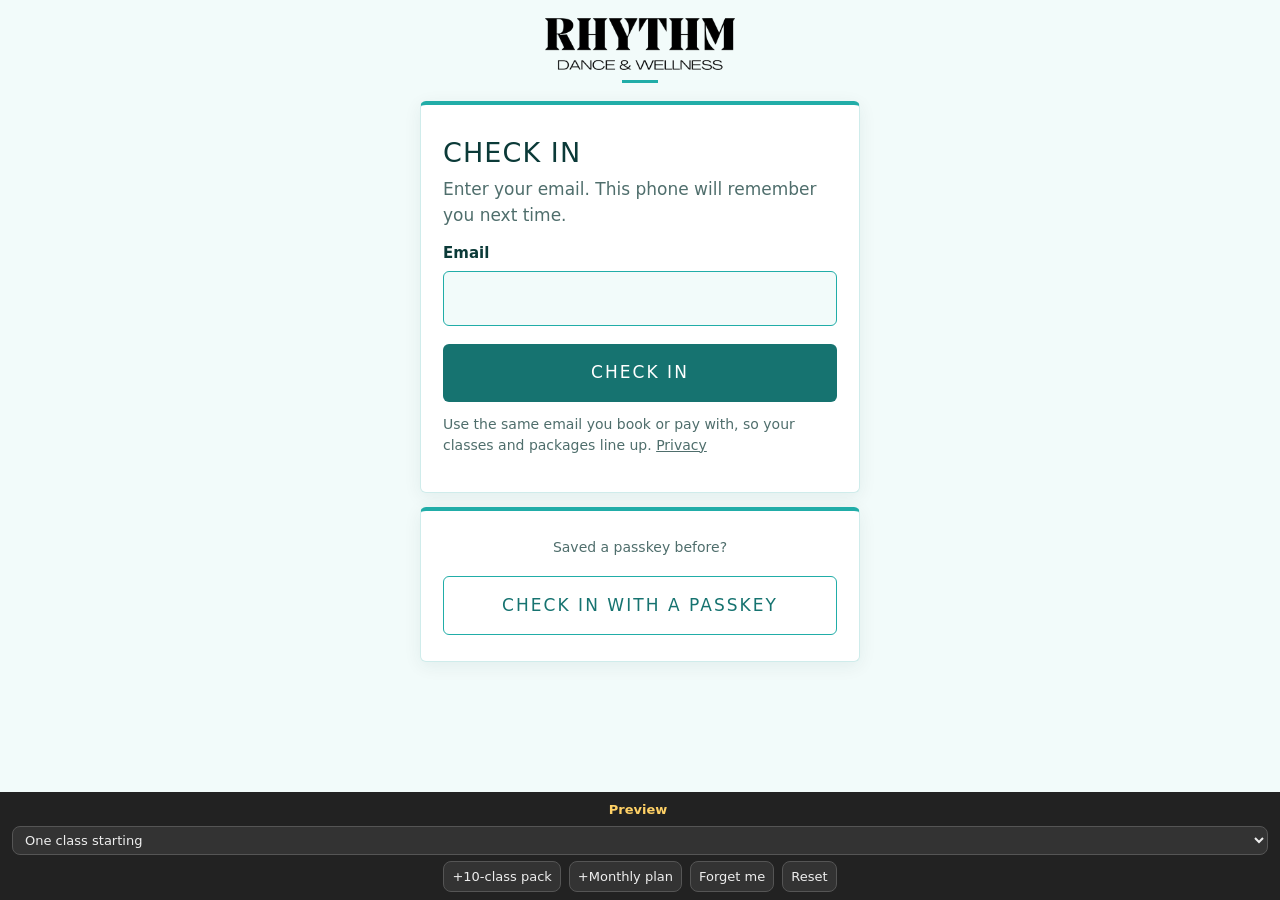
<file: web/index.html>
<!doctype html>
<html lang="en">
<head>
  <meta charset="utf-8">
  <meta name="viewport" content="width=device-width, initial-scale=1, viewport-fit=cover">
  <meta name="theme-color" content="#21ada8">
  <meta name="robots" content="noindex">
  <!-- What the page may load and talk to: itself, the Google Font, and the Apps Script API
       (script.google.com redirects each answer to script.googleusercontent.com). -->
  <meta http-equiv="Content-Security-Policy" content="default-src 'self'; script-src 'self'; style-src 'self' 'unsafe-inline' https://fonts.googleapis.com; font-src https://fonts.gstatic.com; img-src 'self'; connect-src 'self' https://script.google.com https://script.googleusercontent.com; base-uri 'none'; form-action 'none'; object-src 'none'">
  <title>Check in</title>
  <link rel="preconnect" href="https://fonts.googleapis.com">
  <link rel="preconnect" href="https://fonts.gstatic.com" crossorigin>
  <!-- The API: the connection is opened while the page loads, not when the first request goes out.
       Apps Script answers from script.google.com, then a redirect to script.googleusercontent.com. -->
  <link rel="preconnect" href="https://script.google.com" crossorigin>
  <link rel="preconnect" href="https://script.googleusercontent.com" crossorigin>
  <link rel="stylesheet" href="https://fonts.googleapis.com/css2?family=Jost:wght@300;400;500;600&display=swap">
  <link rel="stylesheet" href="style.css">
</head>
<body>
  <header class="top">
    <!-- The studio's own logo (from rhythmdw.com). If it ever fails to load, the name shows instead. -->
    <img class="logo" src="logo.png" alt="" width="560" height="153">
    <span id="studio"></span>
  </header>
  <main id="app" aria-live="polite">
    <div class="card center"><div class="spinner" aria-hidden="true"></div></div>
  </main>
  <noscript><p class="card">Please turn on JavaScript to check in.</p></noscript>
  <script src="config.js"></script>
  <script src="app.js"></script>
</body>
</html>
</file>
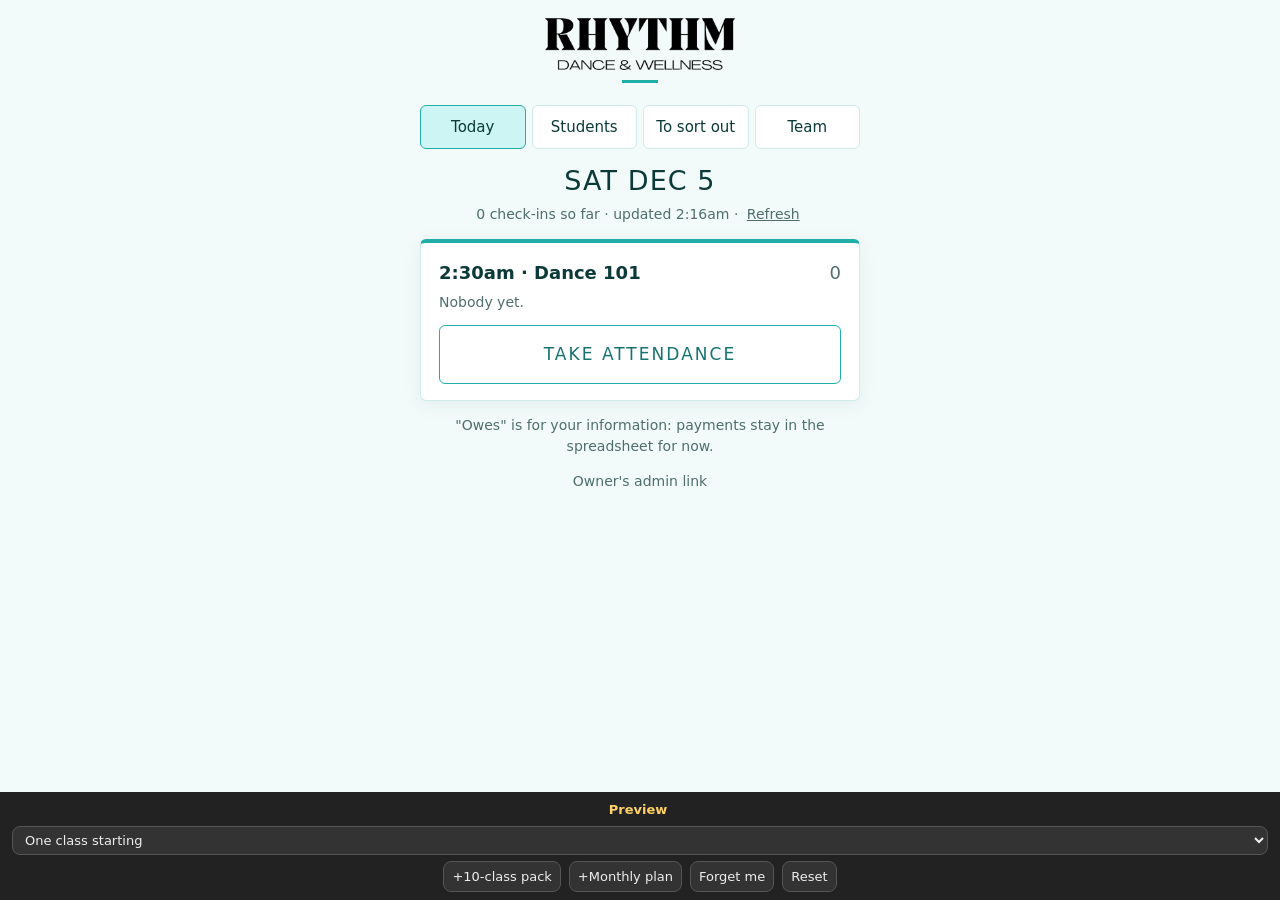
<file: web/owner.html>
<!doctype html>
<html lang="en">
<head>
  <meta charset="utf-8">
  <meta name="viewport" content="width=device-width, initial-scale=1, viewport-fit=cover">
  <meta name="theme-color" content="#21ada8">
  <meta name="robots" content="noindex">
  <!-- The studio page for admins and teachers. Same rules as the check-in page: itself, the Google Font and the Apps Script API,
       plus Google's "Sign in with Google" button (accounts.google.com/gsi), loaded only when config.js has a googleClientId. -->
  <meta http-equiv="Content-Security-Policy" content="default-src 'self'; script-src 'self' https://accounts.google.com/gsi/client; frame-src https://accounts.google.com/gsi/; style-src 'self' 'unsafe-inline' https://fonts.googleapis.com https://accounts.google.com/gsi/style; font-src https://fonts.gstatic.com; img-src 'self'; connect-src 'self' https://script.google.com https://script.googleusercontent.com https://accounts.google.com/gsi/; base-uri 'none'; form-action 'none'; object-src 'none'">
  <!-- The link carries its key after the #, which browsers never send anywhere; this keeps it out of other sites' logs too. -->
  <meta name="referrer" content="no-referrer">
  <title>Studio</title>
  <link rel="preconnect" href="https://fonts.googleapis.com">
  <link rel="preconnect" href="https://fonts.gstatic.com" crossorigin>
  <!-- The API: the connection is opened while the page loads, not when the first request goes out.
       Apps Script answers from script.google.com, then a redirect to script.googleusercontent.com. -->
  <link rel="preconnect" href="https://script.google.com" crossorigin>
  <link rel="preconnect" href="https://script.googleusercontent.com" crossorigin>
  <link rel="stylesheet" href="https://fonts.googleapis.com/css2?family=Jost:wght@300;400;500;600&display=swap">
  <link rel="stylesheet" href="style.css">
</head>
<body class="owner">
  <header class="top">
    <img class="logo" src="logo.png" alt="" width="560" height="153">
    <span id="studio"></span>
  </header>
  <nav class="tabs" id="tabs" hidden>
    <button type="button" data-tab="today">Today</button>
    <button type="button" data-tab="students">Students</button>
    <button type="button" data-tab="extras">To sort out <span class="count" id="extras-count" hidden></span></button>
    <button type="button" data-tab="team">Team</button>
  </nav>
  <main id="app" aria-live="polite">
    <div class="card center"><div class="spinner" aria-hidden="true"></div></div>
  </main>
  <noscript><p class="card">Please turn on JavaScript.</p></noscript>
  <script src="config.js"></script>
  <script src="owner.js"></script>
</body>
</html>
</file>
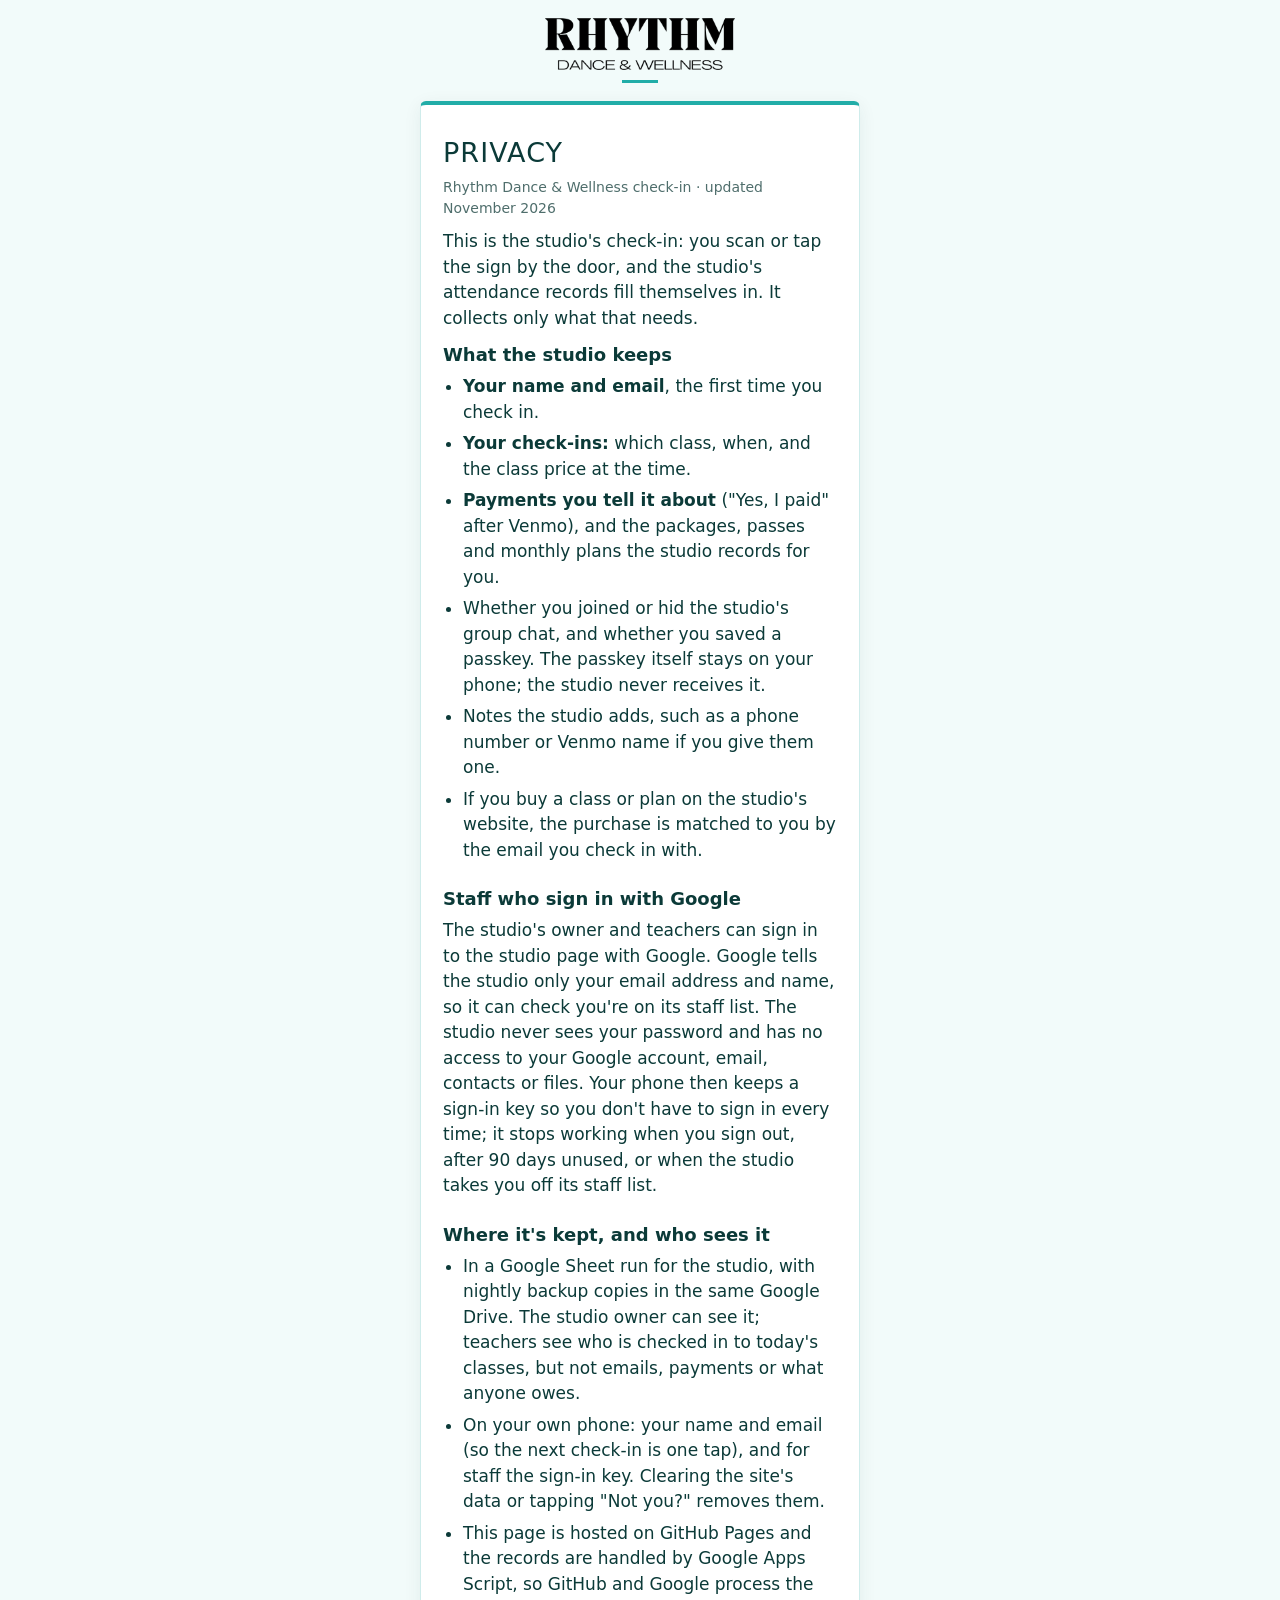
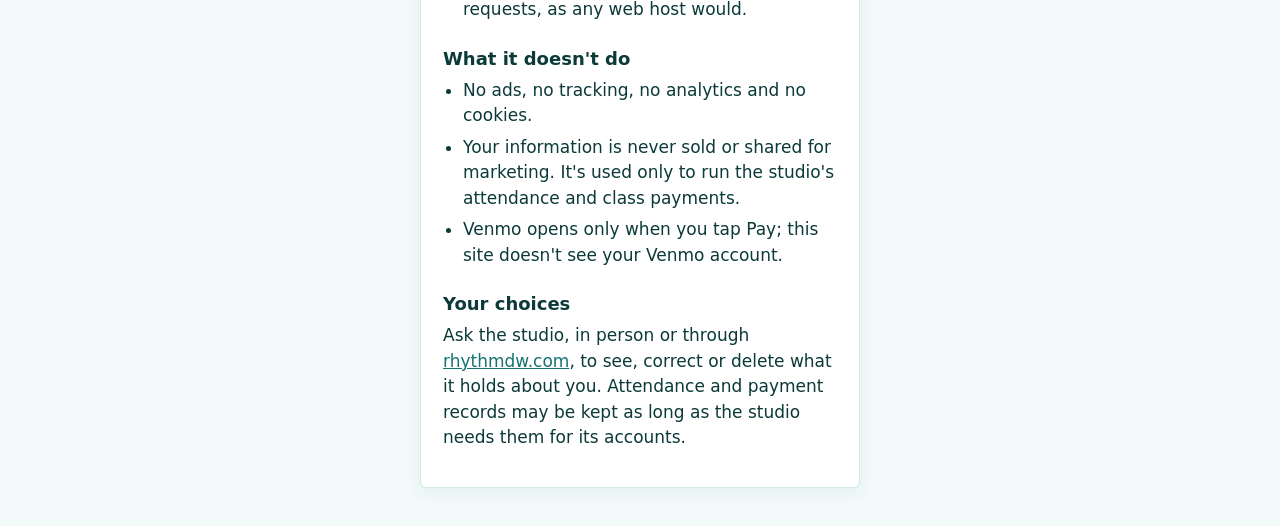
<file: web/privacy.html>
<!doctype html>
<html lang="en">
<head>
  <meta charset="utf-8">
  <meta name="viewport" content="width=device-width, initial-scale=1, viewport-fit=cover">
  <meta name="theme-color" content="#21ada8">
  <!-- Linked from Google's sign-in screen (the OAuth branding page), so it may be indexed. -->
  <meta http-equiv="Content-Security-Policy" content="default-src 'self'; script-src 'none'; style-src 'self' 'unsafe-inline' https://fonts.googleapis.com; font-src https://fonts.gstatic.com; img-src 'self'; base-uri 'none'; form-action 'none'; object-src 'none'">
  <title>Privacy · Rhythm check-in</title>
  <link rel="stylesheet" href="https://fonts.googleapis.com/css2?family=Jost:wght@300;400;500;600&display=swap">
  <link rel="stylesheet" href="style.css">
  <style>
    .policy h2 { font-size: 18px; font-weight: 600; margin: 22px 0 6px; }
    .policy h2:first-of-type { margin-top: 10px; }
    .policy ul { margin: 0 0 10px; padding-left: 20px; }
    .policy li { margin: 0 0 6px; }
    .policy a { color: var(--brand); }
    @media (prefers-color-scheme: dark) { .policy a { color: var(--teal); } }
  </style>
</head>
<body>
  <header class="top">
    <img class="logo" src="logo.png" alt="" width="560" height="153">
    <span id="studio">Rhythm Dance &amp; Wellness</span>
  </header>
  <main>
    <article class="card policy">
      <h1>Privacy</h1>
      <p class="muted small">Rhythm Dance &amp; Wellness check-in · updated November 2026</p>
      <p>This is the studio's check-in: you scan or tap the sign by the door, and the studio's
        attendance records fill themselves in. It collects only what that needs.</p>

      <h2>What the studio keeps</h2>
      <ul>
        <li><b>Your name and email</b>, the first time you check in.</li>
        <li><b>Your check-ins:</b> which class, when, and the class price at the time.</li>
        <li><b>Payments you tell it about</b> ("Yes, I paid" after Venmo), and the packages, passes
          and monthly plans the studio records for you.</li>
        <li>Whether you joined or hid the studio's group chat, and whether you saved a passkey.
          The passkey itself stays on your phone; the studio never receives it.</li>
        <li>Notes the studio adds, such as a phone number or Venmo name if you give them one.</li>
        <li>If you buy a class or plan on the studio's website, the purchase is matched to you by
          the email you check in with.</li>
      </ul>

      <h2>Staff who sign in with Google</h2>
      <p>The studio's owner and teachers can sign in to the studio page with Google. Google tells
        the studio only your email address and name, so it can check you're on its staff list. The
        studio never sees your password and has no access to your Google account, email, contacts
        or files. Your phone then keeps a sign-in key so you don't have to sign in every time; it
        stops working when you sign out, after 90 days unused, or when the studio takes you off its
        staff list.</p>

      <h2>Where it's kept, and who sees it</h2>
      <ul>
        <li>In a Google Sheet run for the studio, with nightly backup copies in the same Google
          Drive. The studio owner can see it; teachers see who is checked in to today's classes,
          but not emails, payments or what anyone owes.</li>
        <li>On your own phone: your name and email (so the next check-in is one tap), and for staff
          the sign-in key. Clearing the site's data or tapping "Not you?" removes them.</li>
        <li>This page is hosted on GitHub Pages and the records are handled by Google Apps Script,
          so GitHub and Google process the requests, as any web host would.</li>
      </ul>

      <h2>What it doesn't do</h2>
      <ul>
        <li>No ads, no tracking, no analytics and no cookies.</li>
        <li>Your information is never sold or shared for marketing. It's used only to run the
          studio's attendance and class payments.</li>
        <li>Venmo opens only when you tap Pay; this site doesn't see your Venmo account.</li>
      </ul>

      <h2>Your choices</h2>
      <p>Ask the studio, in person or through <a href="https://www.rhythmdw.com">rhythmdw.com</a>,
        to see, correct or delete what it holds about you. Attendance and payment records may be
        kept as long as the studio needs them for its accounts.</p>
    </article>
  </main>
</body>
</html>
</file>
<file: web/style.css>
/* Colours and type follow the studio's Wix site (rhythmdw.com): its teal #21ADA8,
   white space, and light geometric capitals. The site's Avenir / Brandon Grotesque
   are licensed fonts, so Jost (free, Google Fonts) stands in for both. */
:root {
  --bg: #f2fbfa;
  --card: #ffffff;
  --ink: #0b3a38;
  --muted: #4f6e6c;
  --line: #cfeceb;
  --teal: #21ada8;         /* the studio's accent */
  --brand: #167370;        /* deeper teal from their palette: readable white text on buttons */
  --brand-ink: #ffffff;
  --ok: #167370;
  --ok-soft: #ccf5f4;
  --warn-soft: #fff4e0;
  --warn-ink: #7a4f00;
  --venmo: #008cff;
  --radius: 6px;
  --shadow: 0 4px 18px rgba(11, 58, 56, 0.07);
  --display: "Jost", "Avenir Next", Avenir, "Century Gothic", system-ui, sans-serif;
}
@media (prefers-color-scheme: dark) {
  :root {
    --bg: #082826;
    --card: #0e3533;
    --ink: #e9f8f7;
    --muted: #9cc4c1;
    --line: #1d4c49;
    --teal: #40dad5;
    --brand: #21ada8;
    --brand-ink: #04201f;
    --ok: #7fe7e3;
    --ok-soft: #164745;
    --warn-soft: #3a2c12;
    --warn-ink: #f3c46b;
    --shadow: none;
  }
}

* { box-sizing: border-box; }
html, body { margin: 0; }
body {
  background: var(--bg);
  color: var(--ink);
  font: 17px/1.5 var(--display);
  font-weight: 400;
  min-height: 100vh;
  padding: 0 16px calc(24px + env(safe-area-inset-bottom));
  -webkit-text-size-adjust: 100%;
}
.top {
  text-align: center;
  padding: calc(18px + env(safe-area-inset-top)) 0 10px;
  font-weight: 600;
  letter-spacing: 0.22em;
  text-transform: uppercase;
  font-size: 15px;
  color: var(--ink);
}
.top::after {  /* a short teal rule under the name, like the site's teal panels */
  content: ""; display: block; width: 36px; height: 3px;
  margin: 10px auto 0; background: var(--teal);
}
.logo { display: block; width: 190px; max-width: 60%; height: auto; margin: 0 auto; }
@media (prefers-color-scheme: dark) { .logo { filter: invert(1); } }  /* black logo → white */
/* With the logo showing, the name stays for screen readers and the tab title only. */
.top:not(.nologo) #studio {
  position: absolute; width: 1px; height: 1px; overflow: hidden; clip: rect(0 0 0 0); white-space: nowrap;
}
.nologo .logo { display: none; }
.envbadge {
  display: inline-block; margin-top: 8px; line-height: 1.4; /* below the logo, not over it */
  padding: 2px 7px; border-radius: 6px;
  background: var(--warn-soft); color: var(--warn-ink); letter-spacing: 0.04em;
}
main { max-width: 440px; margin: 0 auto; }

.card {
  background: var(--card);
  border-radius: var(--radius);
  box-shadow: var(--shadow);
  border: 1px solid var(--line);
  border-top: 4px solid var(--teal);
  padding: 26px 22px;
  margin: 8px 0 14px;
}
.center { text-align: center; }
h1 {
  font-size: 27px; line-height: 1.2; margin: 6px 0 8px;
  font-weight: 300; text-transform: uppercase; letter-spacing: 0.04em;
}
p { margin: 0 0 10px; }
.muted { color: var(--muted); }
.small { font-size: 14px; }

label { display: block; font-weight: 600; font-size: 15px; margin: 14px 0 6px; }
input {
  width: 100%;
  font: inherit;
  padding: 14px 14px;
  border-radius: var(--radius);
  border: 1.5px solid var(--line);
  background: var(--bg);
  color: var(--ink);
}
input:focus { outline: none; border-color: var(--teal); }

.btn {
  display: block;
  width: 100%;
  margin-top: 18px;
  padding: 16px;
  border: 0;
  border-radius: var(--radius);
  background: var(--brand);
  color: var(--brand-ink);
  font: inherit;
  font-weight: 500;
  letter-spacing: 0.12em;
  text-transform: uppercase;
  text-align: center;
  text-decoration: none;
  cursor: pointer;
}
.btn:disabled { opacity: 0.6; }
.btn.secondary { background: transparent; color: var(--brand); border: 1.5px solid var(--teal); }
@media (prefers-color-scheme: dark) { .btn.secondary { color: var(--teal); } }
.btn.venmo { background: var(--venmo); color: #fff; letter-spacing: 0.02em; text-transform: none; font-weight: 600; }
.btn + .btn { margin-top: 10px; }
.linkish {
  background: none; border: 0; padding: 4px; font: inherit; font-size: 14px;
  color: var(--muted); text-decoration: underline; cursor: pointer;
}

.error { background: var(--warn-soft); color: var(--warn-ink); border-radius: 12px; padding: 10px 12px; font-size: 15px; margin-top: 12px; }

.check {
  width: 92px; height: 92px; margin: 2px auto 8px;
  border-radius: 50%; background: var(--ok-soft);
  display: grid; place-items: center;
  animation: pop 0.35s ease-out both;
}
.check svg { width: 52px; height: 52px; }
.check path {
  fill: none; stroke: var(--ok); stroke-width: 7; stroke-linecap: round; stroke-linejoin: round;
  stroke-dasharray: 70; stroke-dashoffset: 70;
  animation: draw 0.4s 0.2s ease-out forwards;
}
@keyframes pop { from { transform: scale(0.6); opacity: 0; } to { transform: scale(1); opacity: 1; } }
@keyframes draw { to { stroke-dashoffset: 0; } }

.klass { font-size: 18px; font-weight: 500; margin-bottom: 2px; }
.acct {
  margin-top: 18px; padding: 14px 16px; border-radius: var(--radius);
  background: var(--bg); text-align: left; font-size: 16px;
}
.acct b { font-weight: 700; }
.acct .row { display: flex; justify-content: space-between; align-items: baseline; gap: 12px; }
.acct .amount { font-size: 24px; font-weight: 500; }
.paid { color: var(--ok); font-weight: 700; }

.acct hr { border: 0; border-top: 1px solid var(--line); margin: 12px 0; }

.klasses { list-style: none; padding: 0; margin: 4px 0 0; text-align: left; }
.klasses li { display: flex; justify-content: space-between; align-items: baseline; gap: 12px; padding: 6px 0; border-bottom: 1px solid var(--line); }
.klasses li:last-child { border-bottom: 0; }
.klasses .klass { margin: 0; }
/* Time, with how it's covered under it ("no charge", "$17"): each on one line, never split. */
.klasses .when { flex: none; text-align: right; white-space: nowrap; }
.klasses .how { display: block; font-size: 14px; }

.picks { margin-top: 12px; }
.pick {
  display: flex; align-items: center; gap: 12px;
  margin: 8px 0 0; padding: 14px; border-radius: var(--radius);
  border: 1.5px solid var(--line); font-size: 17px; cursor: pointer;
}
.pick:has(input:checked:not(:disabled)) { border-color: var(--teal); background: var(--bg); }
.pick input { width: 22px; height: 22px; margin: 0; flex: none; accent-color: var(--brand); }
.pick .pname { flex: 1; }
.pick .time { font-weight: 600; color: var(--muted); }
.pick.done { cursor: default; opacity: 0.7; }
.pick.done .time { color: var(--ok); }

.spinner {
  width: 36px; height: 36px; margin: 18px auto;
  border-radius: 50%; border: 4px solid var(--line); border-top-color: var(--teal);
  animation: spin 0.8s linear infinite;
}
@keyframes spin { to { transform: rotate(360deg); } }

.foot { text-align: center; margin-top: 4px; }
.chatmini { color: var(--muted); margin: 0 0 6px; }
.chatmini a { color: var(--brand); }
.chatmini .linkish { font-size: inherit; }
@media (prefers-color-scheme: dark) { .chatmini a { color: var(--teal); } }

@media (prefers-reduced-motion: reduce) {
  .check, .check path, .spinner { animation-duration: 0.01s; }
}

/* ------------------------------------------------ owner page (owner.html) */
.tabs {
  display: flex; gap: 6px; max-width: 440px; margin: 6px auto 10px;
  position: sticky; top: 0; z-index: 2; background: var(--bg); padding: 6px 0;
}
.tabs[hidden] { display: none; }
.tabs button {
  flex: 1; font: inherit; font-size: 15px; font-weight: 500; padding: 10px 6px;
  border: 1.5px solid var(--line); border-radius: var(--radius); background: var(--card); color: var(--ink); cursor: pointer;
}
.tabs button.on { border-color: var(--teal); background: var(--ok-soft); }
.tabs .count {
  display: inline-block; min-width: 20px; padding: 0 6px; border-radius: 10px;
  background: var(--warn-soft); color: var(--warn-ink); font-size: 13px; font-weight: 600;
}
.tabs .count[hidden] { display: none; }
.owner .headline { text-align: center; margin: 4px 0 2px; }
.owner .headline h1 { margin-bottom: 2px; }
.owner .btn { margin-top: 12px; }
.card.slim { padding: 16px 18px; }
.owner h2 { font-size: 18px; font-weight: 600; margin: 0 0 6px; display: flex; justify-content: space-between; gap: 10px; }
.owner h2 .n { font-weight: 400; color: var(--muted); white-space: nowrap; }
.people { list-style: none; margin: 4px 0 0; padding: 0; }
.people li { display: flex; justify-content: space-between; align-items: baseline; gap: 12px; padding: 7px 0; border-top: 1px solid var(--line); }
.people .how { text-align: right; color: var(--muted); font-size: 15px; white-space: nowrap; }
.people .owes { display: block; font-size: 13px; color: var(--warn-ink); }
.list { list-style: none; margin: 10px 0 0; padding: 0; }
.list li + li { margin-top: 6px; }
.list button {
  display: block; width: 100%; text-align: left; font: inherit; color: var(--ink); cursor: pointer;
  padding: 12px 14px; border: 1px solid var(--line); border-radius: var(--radius); background: var(--card);
}
.list button b { display: block; font-weight: 500; }
.list.compact { margin-top: 6px; }
.list.compact button { padding: 8px 12px; }
.planrow { display: flex; justify-content: space-between; align-items: center; gap: 12px; padding: 8px 0; border-top: 1px solid var(--line); }
.btn.small { width: auto; flex: none; margin: 0; padding: 8px 12px; font-size: 13px; letter-spacing: 0.06em; }
select {
  width: 100%; font: inherit; padding: 12px; border-radius: var(--radius);
  border: 1.5px solid var(--line); background: var(--bg); color: var(--ink);
}
input + input, select + input { margin-top: 8px; }
.people .by { display: block; font-size: 13px; color: var(--muted); }
.people .remove { font-size: 12px; margin-left: 6px; padding: 2px 4px; vertical-align: 1px; }
.owner .group { margin: 16px 0 0; font-size: 13px; font-weight: 600; letter-spacing: 0.08em; text-transform: uppercase; color: var(--muted); }
.owner .pick[hidden] { display: none; }
.stickybar { position: sticky; bottom: 0; padding: 8px 0 calc(8px + env(safe-area-inset-bottom)); background: var(--bg); }
.stickybar .btn { margin-top: 0; }
.flash { background: var(--ok-soft); color: var(--ink); border-radius: 12px; padding: 10px 12px; font-size: 15px; margin: 6px 0 10px; }
.owner .error { margin: 6px 0 10px; }

/* Preview-mode toolbar (mock.js only) */
.mockbar {
  position: fixed; left: 0; right: 0; bottom: 0;
  background: #222; color: #eee; font-size: 13px;
  padding: 8px 12px calc(8px + env(safe-area-inset-bottom));
  display: flex; flex-wrap: wrap; gap: 6px 8px; align-items: center; justify-content: center;
}
.mockbar b { color: #ffd166; margin-right: 4px; }
.mockbar select, .mockbar button {
  font: inherit; font-size: 13px; padding: 5px 8px; border-radius: 8px;
  border: 1px solid #555; background: #333; color: #eee; cursor: pointer;
}
body.mock { padding-bottom: 120px; }
</file>
